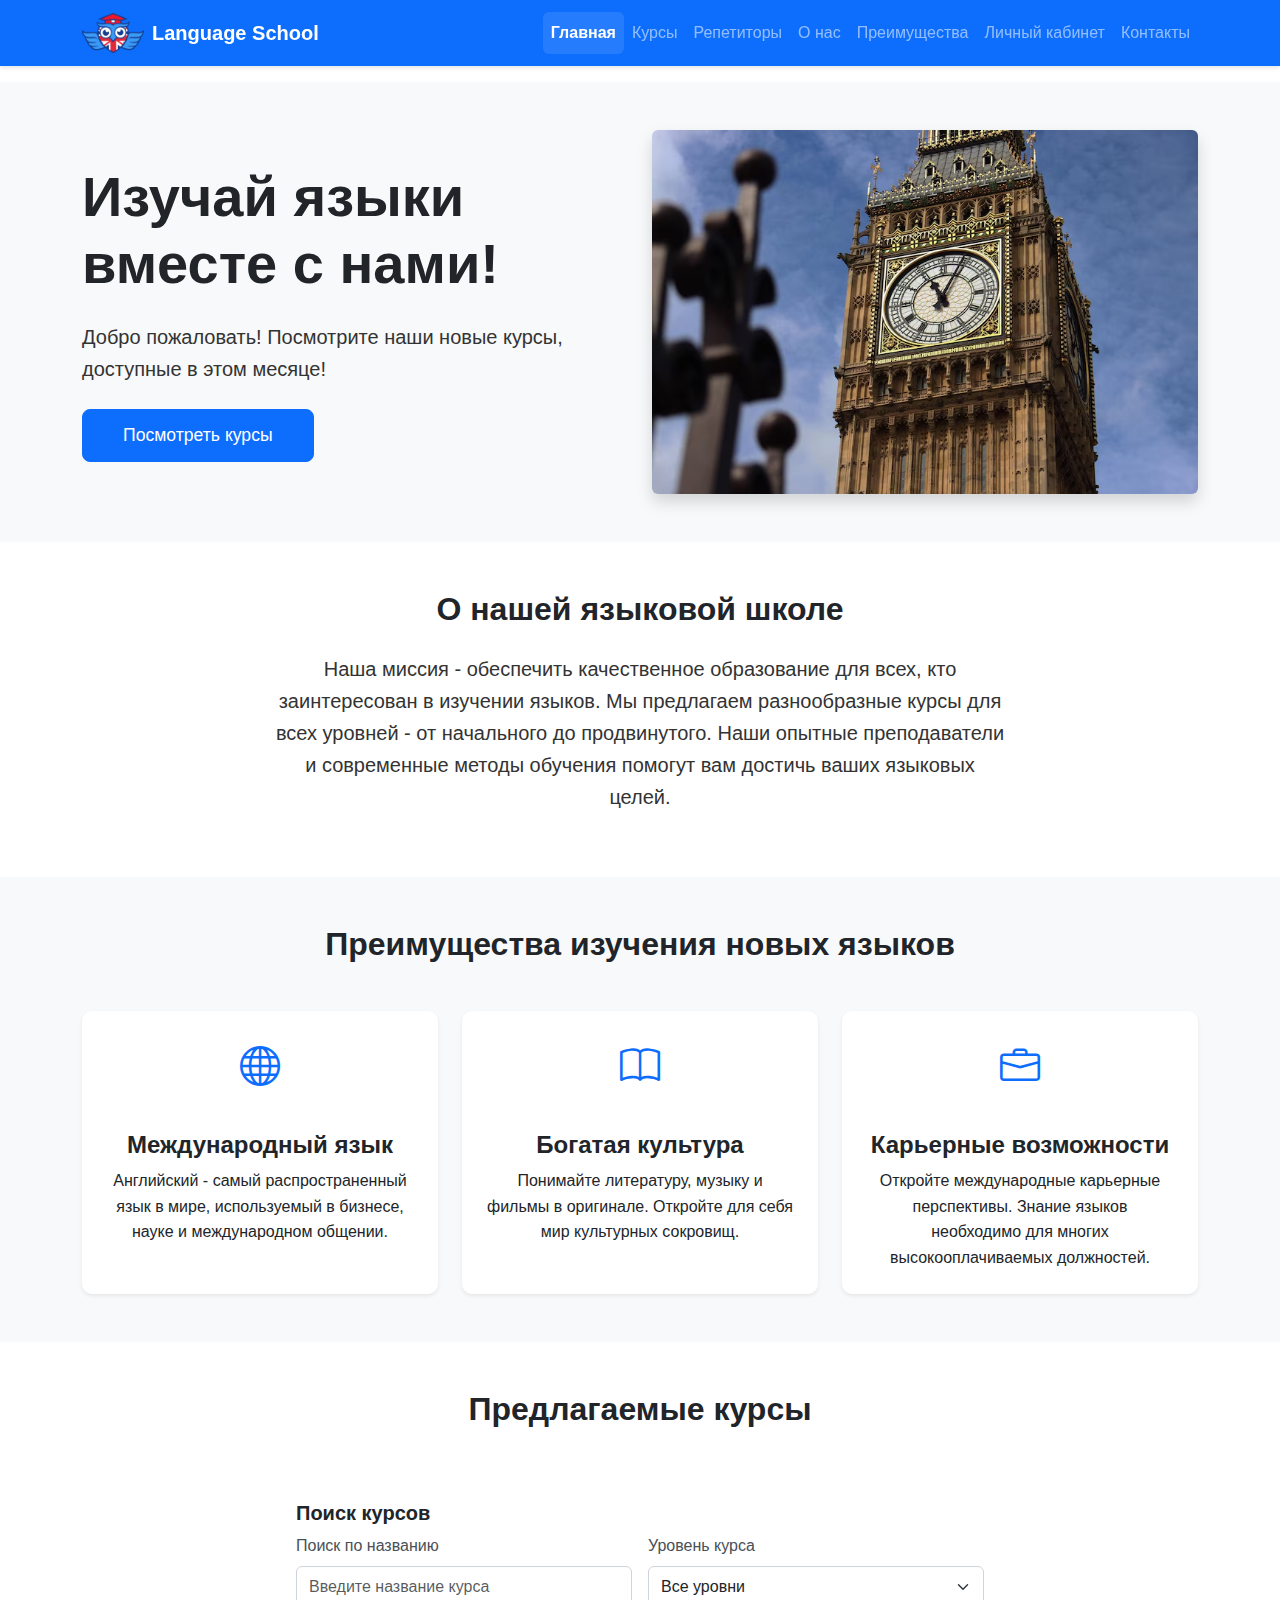
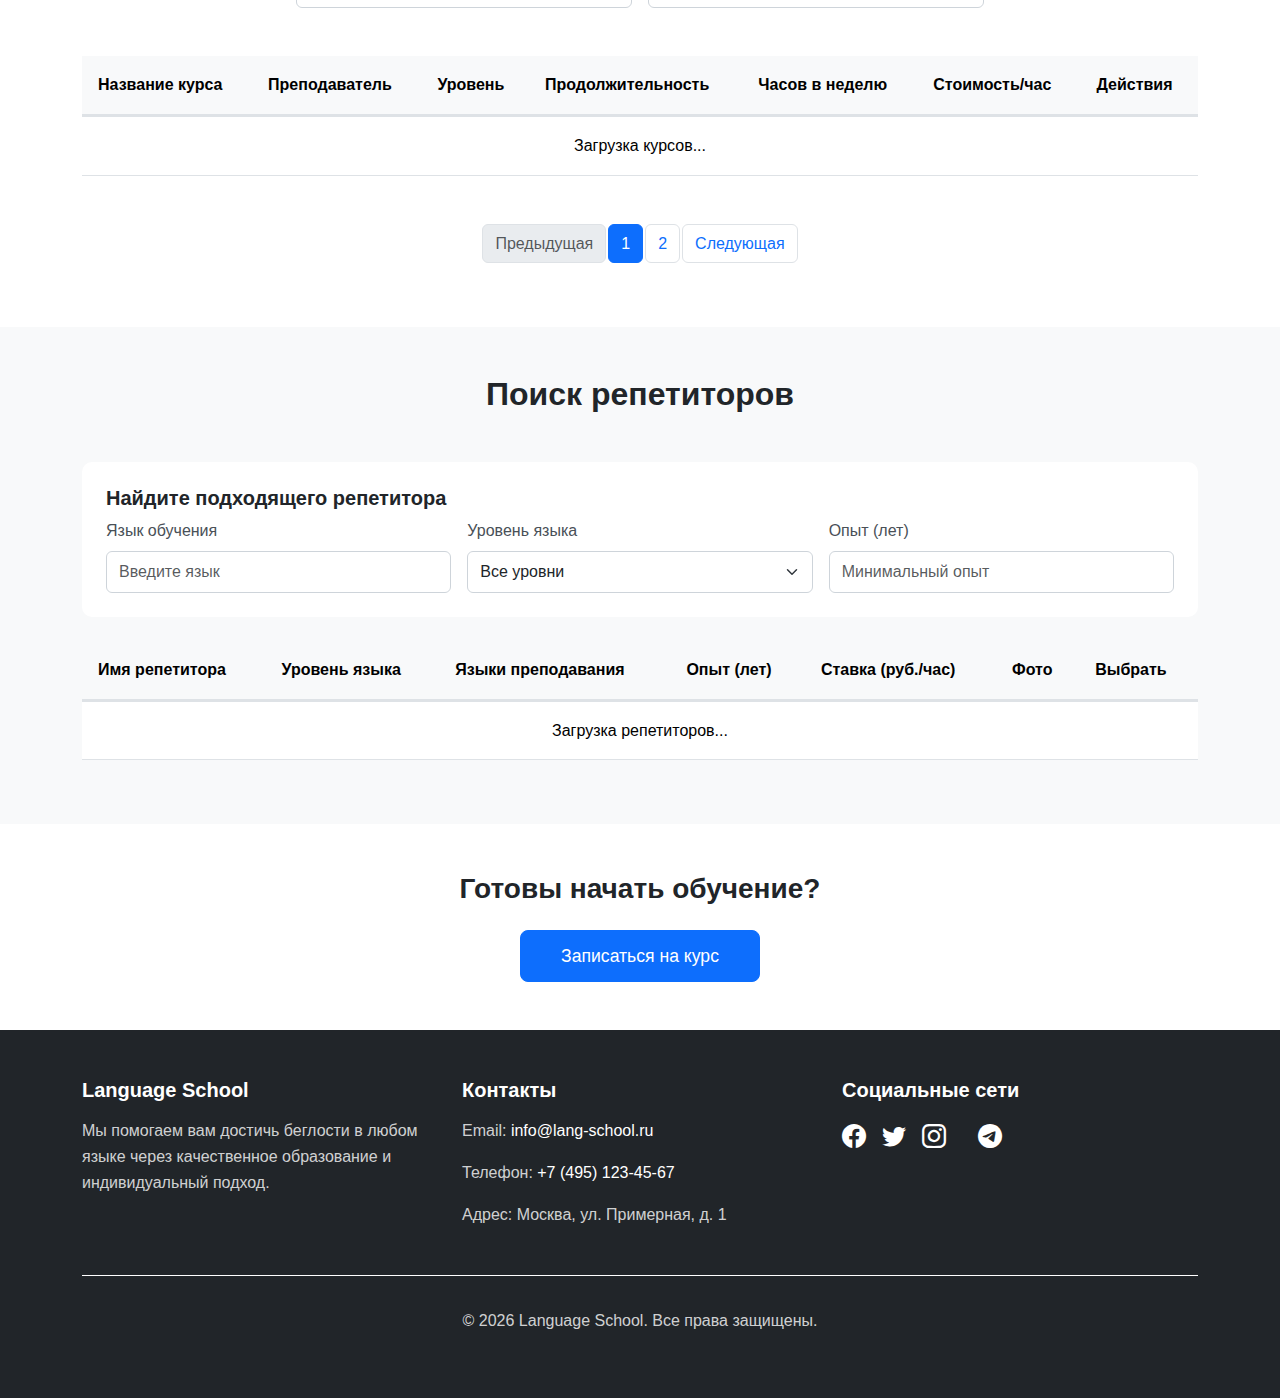
<file: index.html>
<!DOCTYPE html>
<html lang="ru">
<head>
    <meta charset="UTF-8">
    <meta name="viewport" content="width=device-width, initial-scale=1.0">
    <title>Language School | Главная</title>
    <!-- Bootstrap 5.3 CSS -->
    <link href="https://cdn.jsdelivr.net/npm/bootstrap@5.3.0-alpha1/dist/css/bootstrap.min.css" rel="stylesheet">
    <link rel="stylesheet" href="style.css">
    <link rel="stylesheet" href="https://cdn.jsdelivr.net/npm/bootstrap-icons@1.10.0/font/bootstrap-icons.css">
</head>
<body>
    <!-- шапка сайта -->
    <header class="navbar navbar-expand-lg navbar-dark bg-primary sticky-top">
        <div class="container">
            <a class="navbar-brand d-flex align-items-center" href="#">
                <img src="img/logo.png" alt="Логотип Школы" height="40" class="me-2">
                <span class="fw-bold">Language School</span>
            </a>
            
            <!-- кнопка для мобильного меню -->
            <button class="navbar-toggler" type="button" data-bs-toggle="collapse" data-bs-target="#navbarNav">
                <span class="navbar-toggler-icon"></span>
            </button>
            
            <!-- навигация -->
            <nav class="collapse navbar-collapse" id="navbarNav">
                <ul class="navbar-nav ms-auto">
                    <li class="nav-item">
                        <a class="nav-link active" href="index.html">Главная</a>
                    </li>
                    <li class="nav-item">
                        <a class="nav-link" href="#courses">Курсы</a>
                    </li>
                    <li class="nav-item">
                        <a class="nav-link" href="#tutors">Репетиторы</a>
                    </li>
                    <li class="nav-item">
                        <a class="nav-link" href="#about">О нас</a>
                    </li>
                    <li class="nav-item">
                        <a class="nav-link" href="#advantages">Преимущества</a>
                    </li>
                    <li class="nav-item">
                        <a class="nav-link" href="personal.html">Личный кабинет</a>
                    </li>
                    <li class="nav-item">
                        <a class="nav-link" href="#contact">Контакты</a>
                    </li>
                </ul>
            </nav>
        </div>
    </header>

    <!-- область для уведомлений -->
    <div class="container mt-3">
        <div id="notification-area"></div>
    </div>

    <!-- главный блок -->
    <section class="bg-light py-5">
        <div class="container">
            <div class="row align-items-center">
                <div class="col-lg-6">
                    <h1 class="display-4 fw-bold mb-4">Изучай языки вместе с нами!</h1>
                    <p class="lead mb-4">Добро пожаловать! Посмотрите наши новые курсы, доступные в этом месяце!</p>
                    <a href="#courses" class="btn btn-primary btn-lg">Посмотреть курсы</a>
                </div>
                <div class="col-lg-6">
                    <img src="img/eng.jpg" 
                         alt="Изучение языков" class="img-fluid rounded shadow">
                </div>
            </div>
        </div>
    </section>

    <!-- Блок с описанием  -->
    <section id="about" class="py-5">
        <div class="container">
            <div class="row">
                <div class="col-lg-8 mx-auto text-center">
                    <h2 class="mb-4">О нашей языковой школе</h2>
                    <p class="fs-5">
                        Наша миссия - обеспечить качественное образование для всех, кто заинтересован в изучении языков. 
                        Мы предлагаем разнообразные курсы для всех уровней - от начального до продвинутого. 
                        Наши опытные преподаватели и современные методы обучения помогут вам достичь ваших языковых целей.
                    </p>
                </div>
            </div>
        </div>
    </section>

    <!-- преимущества изучения языка с использованием Bootstrap Grid System -->
    <section id="advantages" class="py-5 bg-light">
        <div class="container">
            <h2 class="text-center mb-5">Преимущества изучения новых языков</h2>
            <div class="row g-4">
                <div class="col-md-4">
                    <div class="card h-100 text-center border-0 shadow-sm">
                        <div class="card-body">
                            <div class="mb-3">
                                <i class="bi bi-globe fs-1 text-primary"></i>
                            </div>
                            <h4 class="card-title">Международный язык</h4>
                            <p class="card-text">Английский - самый распространенный язык в мире, используемый в бизнесе, науке и международном общении.</p>
                        </div>
                    </div>
                </div>
                <div class="col-md-4">
                    <div class="card h-100 text-center border-0 shadow-sm">
                        <div class="card-body">
                            <div class="mb-3">
                                <i class="bi bi-book fs-1 text-primary"></i>
                            </div>
                            <h4 class="card-title">Богатая культура</h4>
                            <p class="card-text">Понимайте литературу, музыку и фильмы в оригинале. Откройте для себя мир культурных сокровищ.</p>
                        </div>
                    </div>
                </div>
                <div class="col-md-4">
                    <div class="card h-100 text-center border-0 shadow-sm">
                        <div class="card-body">
                            <div class="mb-3">
                                <i class="bi bi-briefcase fs-1 text-primary"></i>
                            </div>
                            <h4 class="card-title">Карьерные возможности</h4>
                            <p class="card-text">Откройте международные карьерные перспективы. Знание языков необходимо для многих высокооплачиваемых должностей.</p>
                        </div>
                    </div>
                </div>
            </div>
        </div>
    </section>

    <!-- блок с доступными курсами -->
    <section id="courses" class="py-5">
        <div class="container">
            <h2 class="text-center mb-5">Предлагаемые курсы</h2>
            
            <!-- форма для поиска курсов -->
            <div class="row mb-4">
                <div class="col-md-8 mx-auto">
                    <div class="card">
                        <div class="card-body">
                            <h5 class="card-title">Поиск курсов</h5>
                            <form id="course-search-form">
                                <div class="row g-3">
                                    <div class="col-md-6">
                                        <label for="course-name" class="form-label">Поиск по названию</label>
                                        <input type="text" class="form-control" id="course-name" placeholder="Введите название курса">
                                    </div>
                                    <div class="col-md-6">
                                        <label for="course-level" class="form-label">Уровень курса</label>
                                        <select class="form-select" id="course-level">
                                            <option value="">Все уровни</option>
                                            <option value="beginner">Начальный</option>
                                            <option value="intermediate">Средний</option>
                                            <option value="advanced">Продвинутый</option>
                                        </select>
                                    </div>
                                </div>
                            </form>
                        </div>
                    </div>
                </div>
            </div>

            <!-- таблица курсов -->
            <div class="table-responsive">
                <table class="table table-hover" id="courses-table">
                    <thead class="table-light">
                        <tr>
                            <th>Название курса</th>
                            <th>Преподаватель</th>
                            <th>Уровень</th>
                            <th>Продолжительность</th>
                            <th>Часов в неделю</th>
                            <th>Стоимость/час</th>
                            <th>Действия</th>
                        </tr>
                    </thead>
                    <tbody id="courses-body">
                        <!-- Данные загружаются через JS!!!! -->
                        <tr>
                            <td colspan="7" class="text-center">Загрузка курсов...</td>
                        </tr>
                    </tbody>
                </table>
            </div>

            <!-- пагинация курсов -->
            <nav aria-label="Пагинация курсов">
                <ul class="pagination justify-content-center" id="courses-pagination">
                    <li class="page-item disabled">
                        <a class="page-link" href="#" tabindex="-1">Предыдущая</a>
                    </li>
                    <li class="page-item active"><a class="page-link" href="#">1</a></li>
                    <li class="page-item"><a class="page-link" href="#">2</a></li>
                    <li class="page-item">
                        <a class="page-link" href="#">Следующая</a>
                    </li>
                </ul>
            </nav>
        </div>
    </section>

    <!-- поиск репетиторов -->
    <section id="tutors" class="py-5 bg-light">
        <div class="container">
            <h2 class="text-center mb-5">Поиск репетиторов</h2>
            
            <!-- форма поиска репетиторов -->
            <div class="card mb-4">
                <div class="card-body">
                    <h5 class="card-title">Найдите подходящего репетитора</h5>
                    <form id="tutor-search-form">
                        <div class="row g-3">
                            <div class="col-md-4">
                                <label for="tutor-language" class="form-label">Язык обучения</label>
                                <input type="text" class="form-control" id="tutor-language" placeholder="Введите язык">
                            </div>
                            <div class="col-md-4">
                                <label for="tutor-level" class="form-label">Уровень языка</label>
                                <select class="form-select" id="tutor-level">
                                    <option value="">Все уровни</option>
                                    <option value="beginner">Начальный</option>
                                    <option value="intermediate">Средний</option>
                                    <option value="advanced">Продвинутый</option>
                                </select>
                            </div>
                            <div class="col-md-4">
                                <label for="tutor-experience" class="form-label">Опыт (лет)</label>
                                <input type="number" class="form-control" id="tutor-experience" placeholder="Минимальный опыт">
                            </div>
                        </div>
                    </form>
                </div>
            </div>

            <!-- таблица репетиторов -->
            <div class="table-responsive">
                <table class="table table-hover" id="tutors-table">
                    <thead class="table-light">
                        <tr>
                            <th>Имя репетитора</th>
                            <th>Уровень языка</th>
                            <th>Языки преподавания</th>
                            <th>Опыт (лет)</th>
                            <th>Ставка (руб./час)</th>
                            <th>Фото</th>
                            <th>Выбрать</th>
                        </tr>
                    </thead>
                    <tbody id="tutors-body">
                        <!-- Данные загружаются через JS!!!! -->
                        <tr>
                            <td colspan="7" class="text-center">Загрузка репетиторов...</td>
                        </tr>
                    </tbody>
                </table>
            </div>
        </div>
    </section>

    <!-- кнопка формы заказа -->
    <section class="py-5">
        <div class="container text-center">
            <h3 class="mb-4">Готовы начать обучение?</h3>
            <button class="btn btn-primary btn-lg" data-bs-toggle="modal" data-bs-target="#orderModal">
                Записаться на курс
            </button>
        </div>
    </section>

    <!-- футер -->
    <footer id="contact" class="bg-dark text-white py-5">
        <div class="container">
            <div class="row">
                <div class="col-md-4">
                    <h5>Language School</h5>
                    <p>Мы помогаем вам достичь беглости в любом языке через качественное образование и индивидуальный подход.</p>
                </div>
                <div class="col-md-4">
                    <h5>Контакты</h5>
                    <p>Email:  <a href="mailto:info@english-school.ru" class="text-white text-decoration-none">
                        info@lang-school.ru
                    </a></p>
                    <p>Телефон: <a href="tel:+74951234567" class="text-white text-decoration-none">
                        +7 (495) 123-45-67
                    </a></p>
                    <p>Адрес: Москва, ул. Примерная, д. 1</p>
                </div>
                <div class="col-md-4">
                    <h5>Социальные сети</h5>
                    <div class="d-flex gap-3">
                        <a href="#" class="text-white"><i class="bi bi-facebook fs-4"></i></a>
                        <a href="#" class="text-white"><i class="bi bi-twitter fs-4"></i></a>
                        <a href="#" class="text-white"><i class="bi bi-instagram fs-4"></i></a>
                        <a href="#" class="text-white"><i class="bi bi-vk fs-4"></i></a>
                        <a href="#" class="text-white"><i class="bi bi-telegram fs-4"></i></a>
                    </div>
                </div>
            </div>
            <hr class="bg-light">
            <div class="text-center">
                <p>&copy; 2026 Language School. Все права защищены.</p>
            </div>
        </div>
    </footer>

    <!-- модальное окно заявки -->
    <div class="modal fade" id="orderModal" tabindex="-1">
        <div class="modal-dialog modal-lg">
            <div class="modal-content">
                <div class="modal-header">
                    <h5 class="modal-title">Оформление заявки</h5>
                    <button type="button" class="btn-close" data-bs-dismiss="modal"></button>
                </div>
                <div class="modal-body">
                    <form id="order-form">
                        <div class="row g-3">
                            <div class="col-md-6">
                                <label class="form-label">Название курса</label>
                                <input type="text" class="form-control" readonly>
                            </div>
                            <div class="col-md-6">
                                <label class="form-label">Преподаватель</label>
                                <input type="text" class="form-control" readonly>
                            </div>
                            <div class="col-md-6">
                                <label class="form-label">Дата начала</label>
                                <select class="form-select" id="start-date">
                                    <option value="">Выберите дату</option>
                                </select>
                            </div>
                            <div class="col-md-6">
                                <label class="form-label">Время занятия</label>
                                <select class="form-select" id="start-time" disabled>
                                    <option value="">Сначала выберите дату</option>
                                </select>
                            </div>
                            <div class="col-md-6">
                                <label class="form-label">Продолжительность курса</label>
                                <input type="text" class="form-control" readonly>
                            </div>
                            <div class="col-md-6">
                                <label class="form-label">Количество студентов</label>
                                <input type="number" class="form-control" min="1" max="20" value="1">
                            </div>
                            <div class="col-12">
                                <label class="form-label">Дополнительные опции</label>
                                <div class="row">
                                    <div class="col-md-6">
                                        <div class="form-check mb-2">
                                            <input class="form-check-input" type="checkbox" id="supplementary">
                                            <label class="form-check-label" for="supplementary">
                                                Дополнительные учебные материалы (+2000 руб./студент)
                                            </label>
                                        </div>
                                        <div class="form-check mb-2">
                                            <input class="form-check-input" type="checkbox" id="personalized">
                                            <label class="form-check-label" for="personalized">
                                                Индивидуальные занятия (+1500 руб./неделя)
                                            </label>
                                        </div>
                                        <div class="form-check mb-2">
                                            <input class="form-check-input" type="checkbox" id="excursions">
                                            <label class="form-check-label" for="excursions">
                                                Культурные экскурсии (+25%)
                                            </label>
                                        </div>
                                    </div>
                                    <div class="col-md-6">
                                        <div class="form-check mb-2">
                                            <input class="form-check-input" type="checkbox" id="assessment">
                                            <label class="form-check-label" for="assessment">
                                                Оценка уровня языка (+300 руб.)
                                            </label>
                                        </div>
                                        <div class="form-check mb-2">
                                            <input class="form-check-input" type="checkbox" id="interactive">
                                            <label class="form-check-label" for="interactive">
                                                Интерактивная онлайн-платформа (+50%)
                                            </label>
                                        </div>
                                    </div>
                                </div>
                            </div>
                            <div class="col-12">
                                <div class="alert alert-info">
                                    <h6>Автоматически применяемые скидки:</h6>
                                    <div id="automatic-discounts">
                                        <!-- здесь будут отображаться автоматические скидки -->
                                    </div>
                                </div>
                            </div>
                            <div class="col-12">
                                <div class="card">
                                    <div class="card-body">
                                        <h5 class="card-title">Общая стоимость: <span id="total-cost">0</span> руб.</h5>
                                        <button type="button" class="btn btn-secondary" id="calculate-cost">Рассчитать стоимость</button>
                                    </div>
                                </div>
                            </div>
                        </div>
                    </form>
                </div>
                <div class="modal-footer">
                    <button type="button" class="btn btn-secondary" data-bs-dismiss="modal">Отмена</button>
                    <button type="button" class="btn btn-primary" id="submit-order">Отправить заявку</button>
                </div>
            </div>
        </div>
    </div>

    <!-- Bootstrap JS -->
    <script src="https://cdn.jsdelivr.net/npm/bootstrap@5.3.0-alpha1/dist/js/bootstrap.bundle.min.js"></script>
    <script src="script.js"></script>
</body>
</html>
</file>
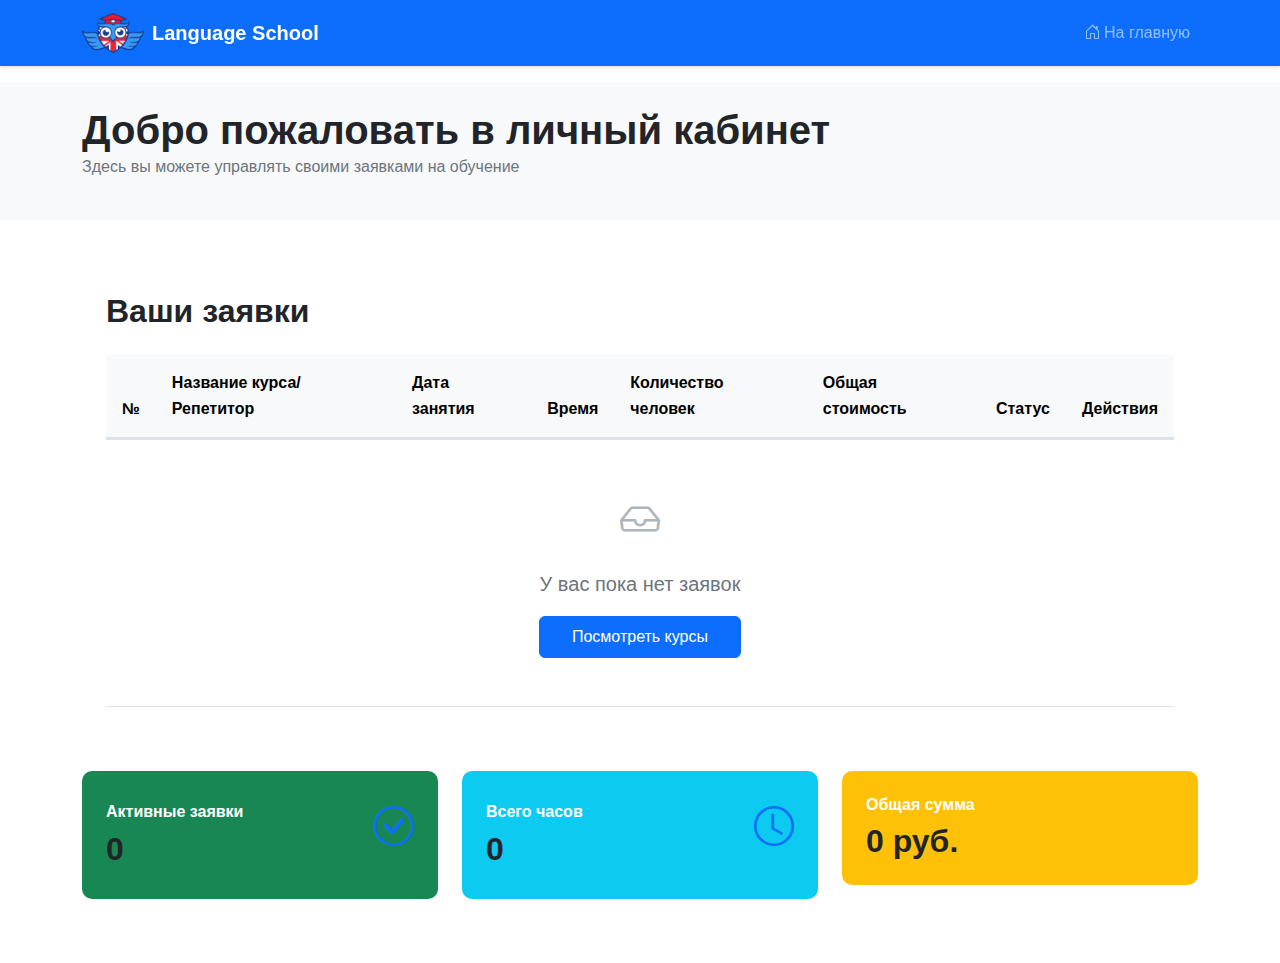
<file: personal.html>
<!DOCTYPE html>
<html lang="ru">
<head>
    <meta charset="UTF-8">
    <meta name="viewport" content="width=device-width, initial-scale=1.0">
    <title>Language School | Личный кабинет</title>
    <!-- Bootstrap 5.3 CSS -->
    <link href="https://cdn.jsdelivr.net/npm/bootstrap@5.3.0-alpha1/dist/css/bootstrap.min.css" rel="stylesheet">
    <link rel="stylesheet" href="style.css">
    <link rel="stylesheet" href="https://cdn.jsdelivr.net/npm/bootstrap-icons@1.10.0/font/bootstrap-icons.css">
</head>
<body>
    <!-- шапка сайта -->
    <header class="navbar navbar-expand-lg navbar-dark bg-primary sticky-top">
        <div class="container">
            <a class="navbar-brand d-flex align-items-center" href="index.html">
                <img src="img/logo.png" alt="Логотип Школы английского языка" height="40" class="me-2">
                <span class="fw-bold">Language School</span>
            </a>
            
            <div class="navbar-nav ms-auto">
                <a class="nav-link" href="index.html">
                    <i class="bi bi-house-door me-1"></i>На главную
                </a>
            </div>
        </div>
    </header>

    <!-- область для уведомлений -->
    <div class="container mt-3">
        <div id="notification-area"></div>
    </div>

    <!-- Ззаголовок личного кабинета -->
    <section class="bg-light py-4">
        <div class="container">
            <h1 class="mb-0">Добро пожаловать в личный кабинет</h1>
            <p class="text-muted">Здесь вы можете управлять своими заявками на обучение</p>
        </div>
    </section>

     <!-- основной контент -->
    <main class="py-5">
        <div class="container">
            <div class="row mb-4">
                <div class="col-12">
                    <div class="card">
                        <div class="card-body">
                            <h2 class="card-title mb-4">Ваши заявки</h2>
                            
                            <!-- таблица заказов -->
                            <div class="table-responsive">
                                <table class="table table-hover" id="orders-table">
                                    <thead class="table-light">
                                        <tr>
                                            <th>№</th>
                                            <th>Название курса/Репетитор</th>
                                            <th>Дата занятия</th>
                                            <th>Время</th>
                                            <th>Количество человек</th>
                                            <th>Общая стоимость</th>
                                            <th>Статус</th>
                                            <th>Действия</th>
                                        </tr>
                                    </thead>
                                    <tbody id="orders-body">
                                        <!-- Данные загружаются через JS!!!! -->
                                        <tr id="no-orders-row">
                                            <td colspan="8" class="text-center py-5">
                                                <div class="text-muted">
                                                    <i class="bi bi-inbox fs-1 mb-3"></i>
                                                    <p class="fs-5">У вас пока нет заявок</p>
                                                    <a href="index.html" class="btn btn-primary">Посмотреть курсы</a>
                                                </div>
                                            </td>
                                        </tr>
                                    </tbody>
                                </table>
                            </div>

                            <!-- пагинация заказов -->
                            <nav aria-label="Пагинация заказов" class="mt-4" id="orders-pagination" style="display: none;">
                                <ul class="pagination justify-content-center">
                                    <li class="page-item disabled">
                                        <a class="page-link" href="#" tabindex="-1">Предыдущая</a>
                                    </li>
                                    <li class="page-item active"><a class="page-link" href="#">1</a></li>
                                    <li class="page-item">
                                        <a class="page-link" href="#">Следующая</a>
                                    </li>
                                </ul>
                            </nav>
                        </div>
                    </div>
                </div>
            </div>

            <!-- доп блок со статистикой -->
            <div class="row">
                <div class="col-md-4">
                    <div class="card text-white bg-success mb-3">
                        <div class="card-body">
                            <div class="d-flex justify-content-between align-items-center">
                                <div>
                                    <h6 class="card-title">Активные заявки</h6>
                                    <h2 class="mb-0" id="active-orders">0</h2>
                                </div>
                                <i class="bi bi-check-circle fs-1"></i>
                            </div>
                        </div>
                    </div>
                </div>
                <div class="col-md-4">
                    <div class="card text-white bg-info mb-3">
                        <div class="card-body">
                            <div class="d-flex justify-content-between align-items-center">
                                <div>
                                    <h6 class="card-title">Всего часов</h6>
                                    <h2 class="mb-0" id="total-hours">0</h2>
                                </div>
                                <i class="bi bi-clock fs-1"></i>
                            </div>
                        </div>
                    </div>
                </div>
                <div class="col-md-4">
                    <div class="card text-white bg-warning mb-3">
                        <div class="card-body">
                            <div class="d-flex justify-content-between align-items-center">
                                <div>
                                    <h6 class="card-title">Общая сумма</h6>
                                    <h2 class="mb-0" id="total-amount">0 руб.</h2>
                                </div>
                                <i class="bi bi-currency-ruble fs-1"></i>
                            </div>
                        </div>
                    </div>
                </div>
            </div>
        </div>
    </main>
     <!-- Bootstrap JS -->
    <script src="https://cdn.jsdelivr.net/npm/bootstrap@5.3.0-alpha1/dist/js/bootstrap.bundle.min.js"></script>
    <script src="script.js"></script>
</body>
</html>
</file>
<file: style.css>
/* Общие стили */
body {
    font-family: 'Segoe UI', Tahoma, Geneva, Verdana, sans-serif;
    line-height: 1.6;
    color: #333;
    padding-top: 0;
}

/* Навигация */
.navbar-brand img {
    transition: transform 0.3s ease;
}

.navbar-brand:hover img {
    transform: scale(1.1);
}

.navbar {
    box-shadow: 0 2px 4px rgba(0,0,0,0.1);
}

/* Карточки */
.card {
    transition: transform 0.3s ease, box-shadow 0.3s ease;
    border: none;
    border-radius: 10px;
    overflow: hidden;
}

.card:hover {
    transform: translateY(-5px);
    box-shadow: 0 10px 20px rgba(0,0,0,0.15) !important;
}

.card-body {
    padding: 1.5rem;
}

/* Иконки в карточках */
.card .bi {
    font-size: 2.5rem;
    margin-bottom: 1rem;
    display: inline-block;
}

/* Градиент для иконок */
.icon-gradient {
    background: linear-gradient(45deg, #0d6efd, #0dcaf0);
    background-clip: text;
    -webkit-background-clip: text;
    -webkit-text-fill-color: transparent;
}

.card .bi {
    color: #0d6efd;
}

/* Таблицы */
.table {
    border-collapse: separate;
    border-spacing: 0;
}

.table th {
    font-weight: 600;
    background-color: #f8f9fa;
    border-bottom: 2px solid #dee2e6;
    padding: 1rem;
}

.table td {
    padding: 1rem;
    vertical-align: middle;
    border-top: 1px solid #dee2e6;
}

.table-hover tbody tr:hover {
    background-color: rgba(13, 110, 253, 0.05);
}

/* Кнопки */
.btn {
    border-radius: 6px;
    font-weight: 500;
    transition: all 0.3s ease;
}

.btn-primary {
    background-color: #0d6efd;
    border-color: #0d6efd;
    padding: 0.5rem 2rem;
}

.btn-primary:hover, .btn-primary:focus {
    background-color: #0b5ed7;
    border-color: #0a58ca;
    transform: translateY(-2px);
    box-shadow: 0 4px 8px rgba(13, 110, 253, 0.25);
}

.btn-lg {
    padding: 0.75rem 2.5rem;
    font-size: 1.1rem;
    border-radius: 8px;
}

.btn-secondary {
    background-color: #6c757d;
    border-color: #6c757d;
}

.btn-danger {
    background-color: #dc3545;
    border-color: #dc3545;
}

/* Уведомления */
.alert {
    border-radius: 8px;
    border: none;
    box-shadow: 0 2px 4px rgba(0,0,0,0.1);
}

#notification-area {
    position: relative;
    z-index: 1050;
}

/* Секции */
section {
    padding: 4rem 0;
}

section.bg-light {
    background-color: #f8f9fa !important;
}

/* Заголовки */
h1, h2, h3, h4, h5, h6 {
    font-weight: 600;
    color: #212529;
}

.display-4 {
    font-weight: 700;
    line-height: 1.2;
}

/* Футер */
footer {
    background-color: #212529 !important;
}

footer h5 {
    color: #fff;
    margin-bottom: 1rem;
}

footer p, footer a {
    color: rgba(255, 255, 255, 0.8);
}

footer a:hover {
    color: #fff;
    text-decoration: none;
}

footer hr {
    background-color: rgba(255, 255, 255, 0.1);
    opacity: 1;
}

/* Модальные окна */
.modal-content {
    border: none;
    border-radius: 12px;
    box-shadow: 0 10px 30px rgba(0,0,0,0.2);
    overflow: hidden;
}

.modal-header {
    background-color: #f8f9fa;
    border-bottom: 1px solid #dee2e6;
    padding: 1.5rem 1.5rem 1rem;
}

.modal-title {
    font-weight: 600;
}

.modal-body {
    padding: 1.5rem;
}

.modal-footer {
    border-top: 1px solid #dee2e6;
    padding: 1rem 1.5rem;
}

/* Формы */
.form-control, .form-select {
    border-radius: 6px;
    border: 1px solid #ced4da;
    padding: 0.5rem 0.75rem;
    transition: all 0.3s ease;
}

.form-control:focus, .form-select:focus {
    border-color: #86b7fe;
    box-shadow: 0 0 0 0.25rem rgba(13, 110, 253, 0.25);
    transform: translateY(-1px);
}

.form-label {
    font-weight: 500;
    margin-bottom: 0.5rem;
    color: #495057;
}

.form-check-input:checked {
    background-color: #0d6efd;
    border-color: #0d6efd;
}

/* Пагинация */
.pagination {
    margin-top: 2rem;
}

.page-link {
    border-radius: 6px;
    margin: 0 3px;
    border: 1px solid #dee2e6;
    color: #0d6efd;
    font-weight: 500;
}

.page-item.active .page-link {
    background-color: #0d6efd;
    border-color: #0d6efd;
}

.page-link:hover {
    background-color: #f8f9fa;
    color: #0a58ca;
    border-color: #dee2e6;
}

/* Адаптивность */
@media (max-width: 768px) {
    .display-4 {
        font-size: 2.2rem;
    }
    
    h2 {
        font-size: 1.8rem;
    }
    
    section {
        padding: 3rem 0;
    }
    
    .btn-lg {
        padding: 0.6rem 1.8rem;
        font-size: 1rem;
    }
    
    .table-responsive {
        font-size: 0.9rem;
    }
    
    .card-body {
        padding: 1.25rem;
    }
}

@media (max-width: 576px) {
    .display-4 {
        font-size: 1.8rem;
    }
    
    section {
        padding: 2rem 0;
    }
    
    .container {
        padding-left: 1rem;
        padding-right: 1rem;
    }
}

/* Стили для выделенной строки репетитора */
.selected-tutor {
    background-color: rgba(13, 110, 253, 0.1) !important;
    position: relative;
}

.selected-tutor::before {
    content: '';
    position: absolute;
    left: 0;
    top: 0;
    bottom: 0;
    width: 4px;
    background-color: #0d6efd;
}

/* Стили для индикаторов статуса */
.status-badge {
    padding: 0.25rem 0.75rem;
    border-radius: 20px;
    font-size: 0.875rem;
    font-weight: 500;
}

.status-active {
    background-color: rgba(25, 135, 84, 0.1);
    color: #198754;
}

.status-pending {
    background-color: rgba(255, 193, 7, 0.1);
    color: #ffc107;
}

.status-cancelled {
    background-color: rgba(220, 53, 69, 0.1);
    color: #dc3545;
}

/* Анимации */
@keyframes fadeIn {
    from {
        opacity: 0;
        transform: translateY(20px);
    }
    to {
        opacity: 1;
        transform: translateY(0);
    }
}

.fade-in {
    animation: fadeIn 0.5s ease-out;
}

@keyframes slideIn {
    from {
        transform: translateY(-100%);
        opacity: 0;
    }
    to {
        transform: translateY(0);
        opacity: 1;
    }
}

.notification {
    animation: slideIn 0.3s ease-out;
}

/* Стили для личного кабинета */
#no-orders-row {
    background-color: #f8f9fa;
    border-radius: 10px;
}

#no-orders-row .bi {
    font-size: 3.5rem;
    color: #adb5bd;
    margin-bottom: 1rem;
    display: block;
}

.stat-card {
    border-radius: 10px;
    border: none;
    overflow: hidden;
    transition: all 0.3s ease;
}

.stat-card:hover {
    transform: translateY(-3px);
    box-shadow: 0 8px 15px rgba(0,0,0,0.1);
}

.stat-card .bi {
    opacity: 0.8;
    font-size: 2rem;
}

/* Стили для опций в заявках */
.option-badge {
    display: inline-block;
    padding: 0.35rem 0.75rem;
    margin: 0.25rem;
    background-color: #e7f1ff;
    color: #0d6efd;
    border-radius: 20px;
    font-size: 0.85rem;
    font-weight: 500;
}

.option-badge.active {
    background-color: #0d6efd;
    color: white;
}

/* Стили для спиннеров загрузки */
.spinner-border {
    width: 3rem;
    height: 3rem;
}

/* Утилиты */
.rounded-lg {
    border-radius: 10px;
}

.shadow-sm {
    box-shadow: 0 0.125rem 0.25rem rgba(0,0,0,0.075) !important;
}

.shadow {
    box-shadow: 0 0.5rem 1rem rgba(0,0,0,0.15) !important;
}

.shadow-lg {
    box-shadow: 0 1rem 3rem rgba(0,0,0,0.175) !important;
}

/* отступы */
.mb-section {
    margin-bottom: 4rem;
}

.pt-section {
    padding-top: 4rem;
}

.pb-section {
    padding-bottom: 4rem;
}

/* Стили для изображений */
.img-fluid {
    border-radius: 10px;
    box-shadow: 0 5px 15px rgba(0,0,0,0.1);
}

/* Стили для полей ввода с иконками */
.input-group-text {
    background-color: #f8f9fa;
    border-color: #ced4da;
}

/* Стили для чекбоксов и радиокнопок в формах */
.form-check {
    margin-bottom: 0.75rem;
}

.form-check-input {
    width: 1.1em;
    height: 1.1em;
}

.form-check-label {
    margin-left: 0.5rem;
}

/* Стили для текстовых подсказок */
.text-muted {
    color: #6c757d !important;
}

/* Стили для разделителей */
hr {
    margin: 2rem 0;
    opacity: 0.1;
}

/* Стили для маленьких экранов */
@media (max-width: 992px) {
    .navbar-collapse {
        background-color: #0d6efd;
        padding: 1rem;
        border-radius: 0 0 10px 10px;
        margin-top: 0.5rem;
    }
    
    .navbar-nav .nav-link {
        padding: 0.5rem 1rem;
        border-radius: 6px;
        margin: 0.25rem 0;
    }
    
    .navbar-nav .nav-link:hover {
        background-color: rgba(255, 255, 255, 0.1);
    }
}

/* Улучшенные стили для таблиц на мобильных */
@media (max-width: 768px) {
    .table-responsive {
        border-radius: 10px;
        border: 1px solid #dee2e6;
    }
    
    .table th, .table td {
        padding: 0.75rem;
    }
}

/* Плавная прокрутка */
html {
    scroll-behavior: smooth;
}

/* Стили для активных ссылок в навигации */
.nav-link.active {
    font-weight: 600;
    background-color: rgba(255, 255, 255, 0.1);
    border-radius: 6px;
}
</file>
